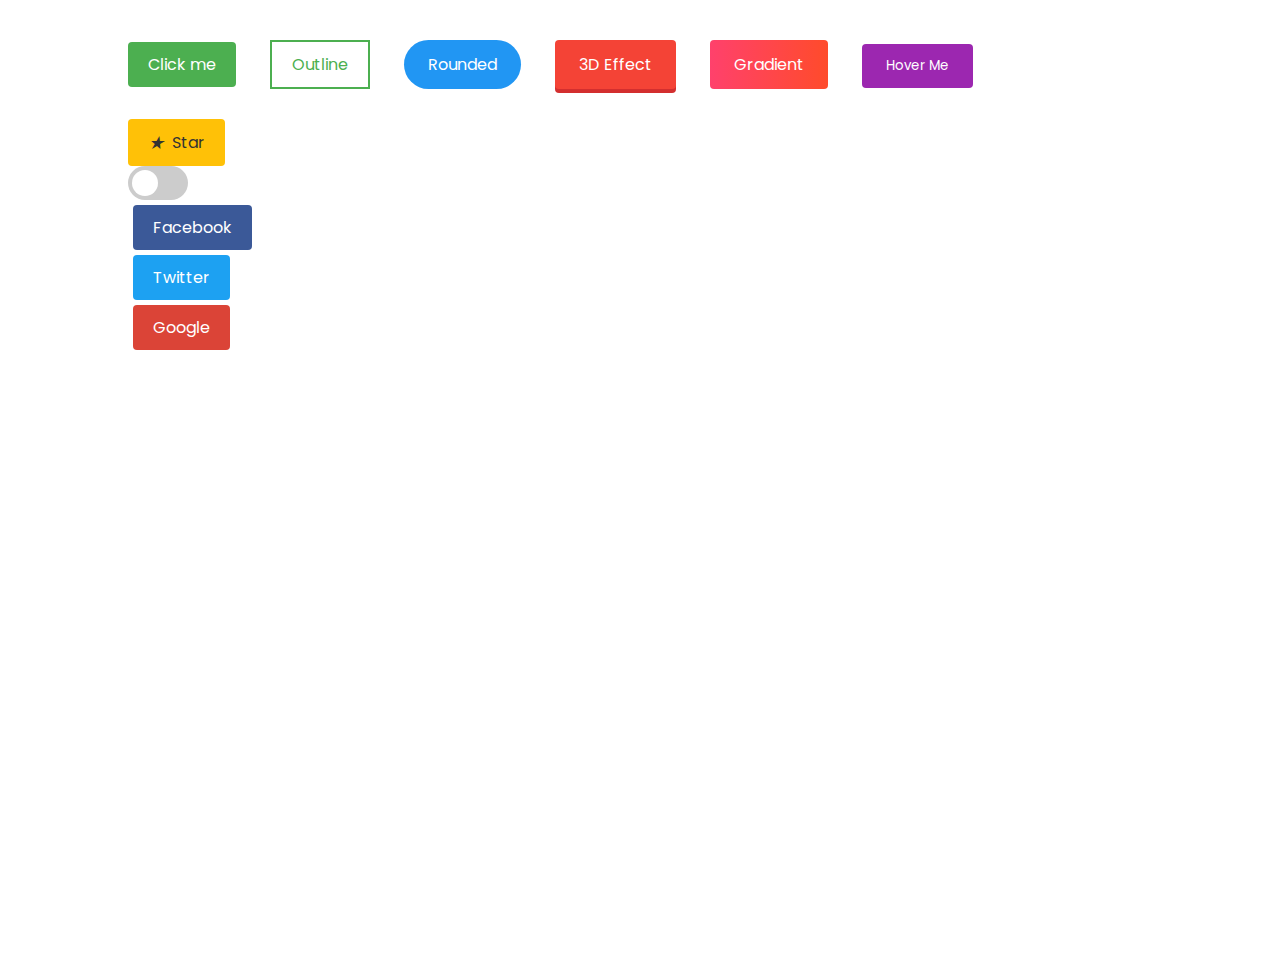
<file: Buttons/index.html>
<!DOCTYPE html>
<html lang="en">
<head>
    <meta charset="UTF-8">
    <meta name="viewport" content="width=device-width, initial-scale=1.0">
    <title>Multipe Buttons</title>
    <link rel="stylesheet" href="style.css">
</head>
<body>
    <div class="button-container">
         <button class="basic-btn">Click me</button>
         <button class="outline-btn">Outline</button>
         <button class="round-btn">Rounded</button>
         <button class="three-d-btn">3D Effect</button>
         <button class="gradient-btn">Gradient</button>
         <button class="animated-btn">Hover Me</button>
         <button class="icon-btn">
            <i class="icon">★</i>Star
         </button>
         <label class="toggle-btn">
            <input type="checkbox">
            <span class="slider"></span>
          </label>

          <button class="social-btn facebook">Facebook</button>
          <button class="social-btn twitter">Twitter</button>
          <button class="social-btn google">Google</button>
    </div>
</body>
</html>
</file>
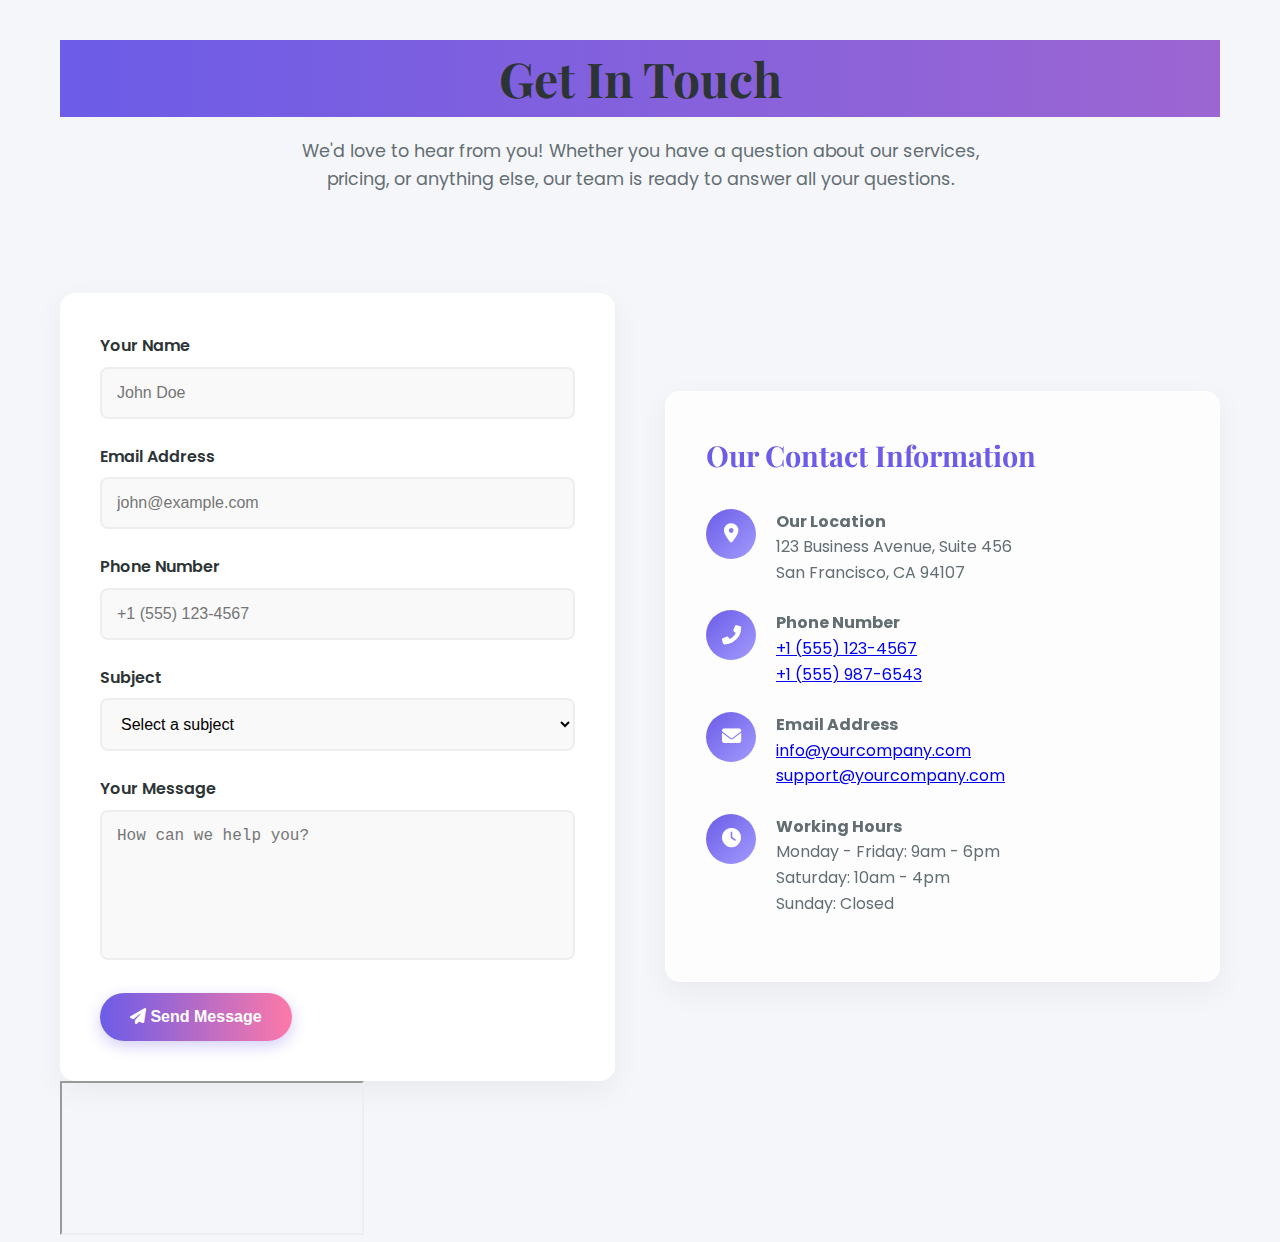
<file: contact-form/index.html>
<!DOCTYPE html>
<html lang="en">
<head>
    <meta charset="UTF-8">
    <meta name="viewport" content="width=device-width, initial-scale=1.0">
    <title>Contact Us | Your Brand</title>
    <link rel="stylesheet" href="style.css">
    <link rel="stylesheet" href="https://cdnjs.cloudflare.com/ajax/libs/font-awesome/6.4.0/css/all.min.css">
    <link href="https://fonts.googleapis.com/css2?family=Poppins:wght@300;400;600;700&family=Playfair+Display:wght@400;700&display=swap" rel="stylesheet">

</head>
<body>
    
    <!-- Header Section -->
    <section class="contact-header">
        <div class="container">
            <h1>Get In Touch</h1>
            <p>We'd love to hear from you! Whether you have a question about our services, pricing, or anything else, our team is ready to answer all your questions.</p>
        </div>
    </section>

    <!-- Contact Form & Info Section -->
    <section class="container">
        <div class="contact-section">
            <!-- Contact Form -->
            <div class="contact-form">
                <form>
                    <div class="form-group">
                        <label for="name">Your Name</label>
                        <input type="text" id="name" class="form-control" placeholder="John Doe" required>
                    </div>
                    <div class="form-group">
                        <label for="email">Email Address</label>
                        <input type="email" id="email" class="form-control" placeholder="john@example.com" required>
                    </div>
                    <div class="form-group">
                        <label for="phone">Phone Number</label>
                        <input type="tel" id="phone" class="form-control" placeholder="+1 (555) 123-4567">
                    </div>
                    <div class="form-group">
                        <label for="subject">Subject</label>
                        <select id="subject" class="form-control">
                            <option value="">Select a subject</option>
                            <option value="general">General Inquiry</option>
                            <option value="support">Technical Support</option>
                            <option value="sales">Sales Question</option>
                            <option value="feedback">Feedback</option>
                        </select>
                    </div>
                    <div class="form-group">
                        <label for="message">Your Message</label>
                        <textarea id="message" class="form-control" placeholder="How can we help you?" required></textarea>
                    </div>
                    <button type="submit" class="submit-btn">
                        <i class="fas fa-paper-plane"></i> Send Message
                    </button>
                </form>
            </div>

            <!-- Contact Info -->
            <div class="contact-info">
                <h3>Our Contact Information</h3>
                
                <div class="info-item">
                    <div class="info-icon">
                        <i class="fas fa-map-marker-alt"></i>
                    </div>
                    <div class="info-content">
                        <h4>Our Location</h4>
                        <p>123 Business Avenue, Suite 456<br>San Francisco, CA 94107</p>
                    </div>
                </div>
                
                <div class="info-item">
                    <div class="info-icon">
                        <i class="fas fa-phone-alt"></i>
                    </div>
                    <div class="info-content">
                        <h4>Phone Number</h4>
                        <p>
                            <a href="tel:+15551234567">+1 (555) 123-4567</a><br>
                            <a href="tel:+15559876543">+1 (555) 987-6543</a>
                        </p>
                    </div>
                </div>
                
                <div class="info-item">
                    <div class="info-icon">
                        <i class="fas fa-envelope"></i>
                    </div>
                    <div class="info-content">
                        <h4>Email Address</h4>
                        <p>
                            <a href="mailto:info@yourcompany.com">info@yourcompany.com</a><br>
                            <a href="mailto:support@yourcompany.com">support@yourcompany.com</a>
                        </p>
                    </div>
                </div>
                
                <div class="info-item">
                    <div class="info-icon">
                        <i class="fas fa-clock"></i>
                    </div>
                    <div class="info-content">
                        <h4>Working Hours</h4>
                        <p>
                            Monday - Friday: 9am - 6pm<br>
                            Saturday: 10am - 4pm<br>
                            Sunday: Closed
                        </p>
                    </div>
                </div>
            </div>
        </div>
    </section>

    <!-- Map Section -->
    <section class="container">
        <div class="map-section">
            <div class="map-container">
                <iframe src="https://www.google.com/maps/embed?pb=!1m18!1m12!1m3!1d3153.881570289182!2d-122.4194156846823!3d37.77492997975938!2m3!1f0!2f0!3f0!3m2!1i1024!2i768!4f13.1!3m3!1m2!1s0x80859a6d00690021%3A0x4a501367f076adff!2sSan%20Francisco%2C%20CA%2C%20USA!5e0!3m2!1sen!2s!4v1620000000000!5m2!1sen!2s" allowfullscreen="" loading="lazy"></iframe>
                <div class="map-overlay"></div>
            </div>
        </div>
    </section>
</body>
</html>
</file>
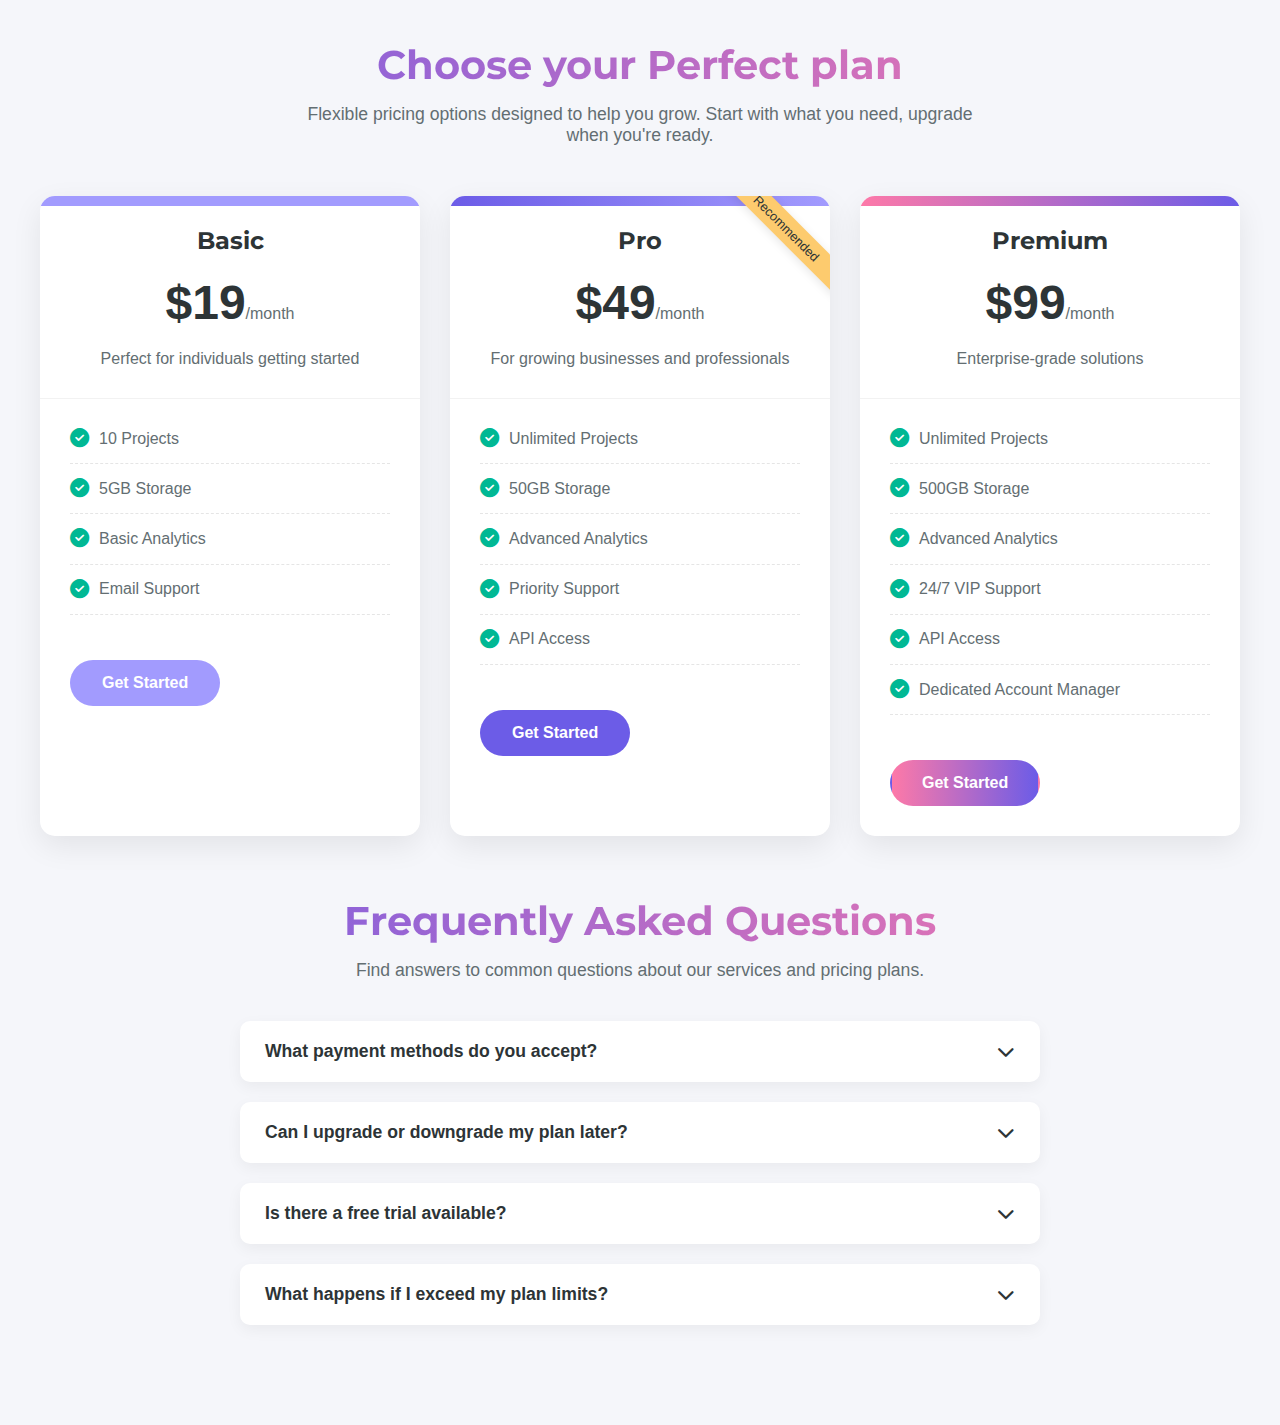
<file: FAQAccordion/index.html>
<!DOCTYPE html>
<html lang="en">
<head>
    <meta charset="UTF-8">
    <meta name="viewport" content="width=device-width, initial-scale=1.0">
    <title>Premium Pricing Plans</title>
    <link rel="stylesheet" href="style.css">
    <title>Premium Pricing Plans</title>
    <link rel="stylesheet" href="https://cdnjs.cloudflare.com/ajax/libs/font-awesome/6.4.0/css/all.min.css">
    <link href="https://fonts.googleapis.com/css2?family=Poppins:wght@300;400;600;700&family=Montserrat:wght@400;700&display=swap" rel="stylesheet">
</head>
<body>
    <div class="container">
        <!-- Pricing Table Section -->
         <section class="Pricing-section">
            <div class="section-header">
                <h2>Choose your Perfect plan</h2>
                <p>Flexible pricing options designed to help you grow. Start with what you need, upgrade when you're ready.</p>
            </div>

            <div class="pricing-table">
                <!-- Basic Plan -->
                <div class="pricing-card basic">
                    <div class="pricing-header">
                        <h3 class="pricing-title">Basic</h3>
                        <div class="pricing-price">$19<span>/month</span></div>
                        <p>Perfect for individuals getting started</p>
                    </div>
                    <div class="pricing-features">
                        <div class="feature-item">
                            <i class="fas fa-check-circle"></i>
                            <span>10 Projects</span>
                        </div>
                        <div class="feature-item">
                            <i class="fas fa-check-circle"></i>
                            <span>5GB Storage</span>
                        </div>
                        <div class="feature-item">
                            <i class="fas fa-check-circle"></i>
                            <span>Basic Analytics</span>
                        </div>
                        <div class="feature-item">
                            <i class="fas fa-check-circle"></i>
                            <span>Email Support</span>
                        </div>
                    </div>
                    <div class="pricing-footer">
                        <a href="#" class="pricing-btn">Get Started</a>
                    </div>
                </div>

                <!-- Pro Plan (Recommended) -->
                <div class="pricing-card pro">
                    <div class="recommended-badge">Recommended</div>
                    <div class="pricing-header">
                        <h3 class="pricing-title">Pro</h3>
                        <div class="pricing-price">$49<span>/month</span></div>
                        <p>For growing businesses and professionals</p>
                    </div>
                    <div class="pricing-features">
                        <div class="feature-item">
                            <i class="fas fa-check-circle"></i>
                            <span>Unlimited Projects</span>
                        </div>
                        <div class="feature-item">
                            <i class="fas fa-check-circle"></i>
                            <span>50GB Storage</span>
                        </div>
                        <div class="feature-item">
                            <i class="fas fa-check-circle"></i>
                            <span>Advanced Analytics</span>
                        </div>
                        <div class="feature-item">
                            <i class="fas fa-check-circle"></i>
                            <span>Priority Support</span>
                        </div>
                        <div class="feature-item">
                            <i class="fas fa-check-circle"></i>
                            <span>API Access</span>
                        </div>
                    </div>
                    <div class="pricing-footer">
                        <a href="#" class="pricing-btn">Get Started</a>
                    </div>
                </div>

                 <!-- Premium Plan -->
                 <div class="pricing-card premium">
                    <div class="pricing-header">
                        <h3 class="pricing-title">Premium</h3>
                        <div class="pricing-price">$99<span>/month</span></div>
                        <p>Enterprise-grade solutions</p>
                    </div>
                    <div class="pricing-features">
                        <div class="feature-item">
                            <i class="fas fa-check-circle"></i>
                            <span>Unlimited Projects</span>
                        </div>
                        <div class="feature-item">
                            <i class="fas fa-check-circle"></i>
                            <span>500GB Storage</span>
                        </div>
                        <div class="feature-item">
                            <i class="fas fa-check-circle"></i>
                            <span>Advanced Analytics</span>
                        </div>
                        <div class="feature-item">
                            <i class="fas fa-check-circle"></i>
                            <span>24/7 VIP Support</span>
                        </div>
                        <div class="feature-item">
                            <i class="fas fa-check-circle"></i>
                            <span>API Access</span>
                        </div>
                        <div class="feature-item">
                            <i class="fas fa-check-circle"></i>
                            <span>Dedicated Account Manager</span>
                        </div>
                    </div>
                    <div class="pricing-footer">
                        <a href="#" class="pricing-btn">Get Started</a>
                    </div>
                </div>
            </div>
         </section>

        <!-- FAQ Section -->
         <section class="faq-section">
            <div class="section-header">
                <h2>Frequently Asked Questions</h2>
                <p>Find answers to common questions about our services and pricing plans.</p>
            </div>

            <div class="faq-container">
                <!-- FAQ Item 1 -->
                <div class="faq-item">
                    <input type="checkbox" id="faq1" class="faq-input">
                    <label for="faq1" class="faq-question">
                        What payment methods do you accept?
                        <i class="fas fa-chevron-down"></i>
                    </label>
                    <div class="faq-answer">
                        <div class="faq-answer-inner">
                            <p>We accept all major credit cards (Visa, MasterCard, American Express), PayPal, and bank transfers. All payments are processed securely through our encrypted payment gateway.</p>
                        </div>
                    </div>
                </div>
                                <!-- FAQ Item 2 -->
                                <div class="faq-item">
                                    <input type="checkbox" id="faq2" class="faq-input">
                                    <label for="faq2" class="faq-question">
                                        Can I upgrade or downgrade my plan later?
                                        <i class="fas fa-chevron-down"></i>
                                    </label>
                                    <div class="faq-answer">
                                        <div class="faq-answer-inner">
                                            <p>Yes! You can upgrade or downgrade your plan at any time from your account dashboard. When upgrading, you'll only pay the prorated difference for the remainder of your billing cycle. Downgrades will take effect at the start of your next billing period.</p>
                                        </div>
                                    </div>
                                </div>
                
                                <!-- FAQ Item 3 -->
                                <div class="faq-item">
                                    <input type="checkbox" id="faq3" class="faq-input">
                                    <label for="faq3" class="faq-question">
                                        Is there a free trial available?
                                        <i class="fas fa-chevron-down"></i>
                                    </label>
                                    <div class="faq-answer">
                                        <div class="faq-answer-inner">
                                            <p>We offer a 14-day free trial for all our plans with no credit card required. You'll get full access to all features during the trial period. If you decide to continue, simply choose a plan before your trial ends.</p>
                                        </div>
                                    </div>
                                </div>
                
                                <!-- FAQ Item 4 -->
                                <div class="faq-item">
                                    <input type="checkbox" id="faq4" class="faq-input">
                                    <label for="faq4" class="faq-question">
                                        What happens if I exceed my plan limits?
                                        <i class="fas fa-chevron-down"></i>
                                    </label>
                                    <div class="faq-answer">
                                        <div class="faq-answer-inner">
                                            <p>If you exceed your plan limits, we won't immediately cut off your service. Instead, we'll notify you and give you the option to either upgrade your plan or reduce your usage. For storage limits, you'll have a grace period of 7 days to take action.</p>
                                        </div>
                                    </div>
                                </div>
                
         </section>

    </div>
</body>
</html>
</file>
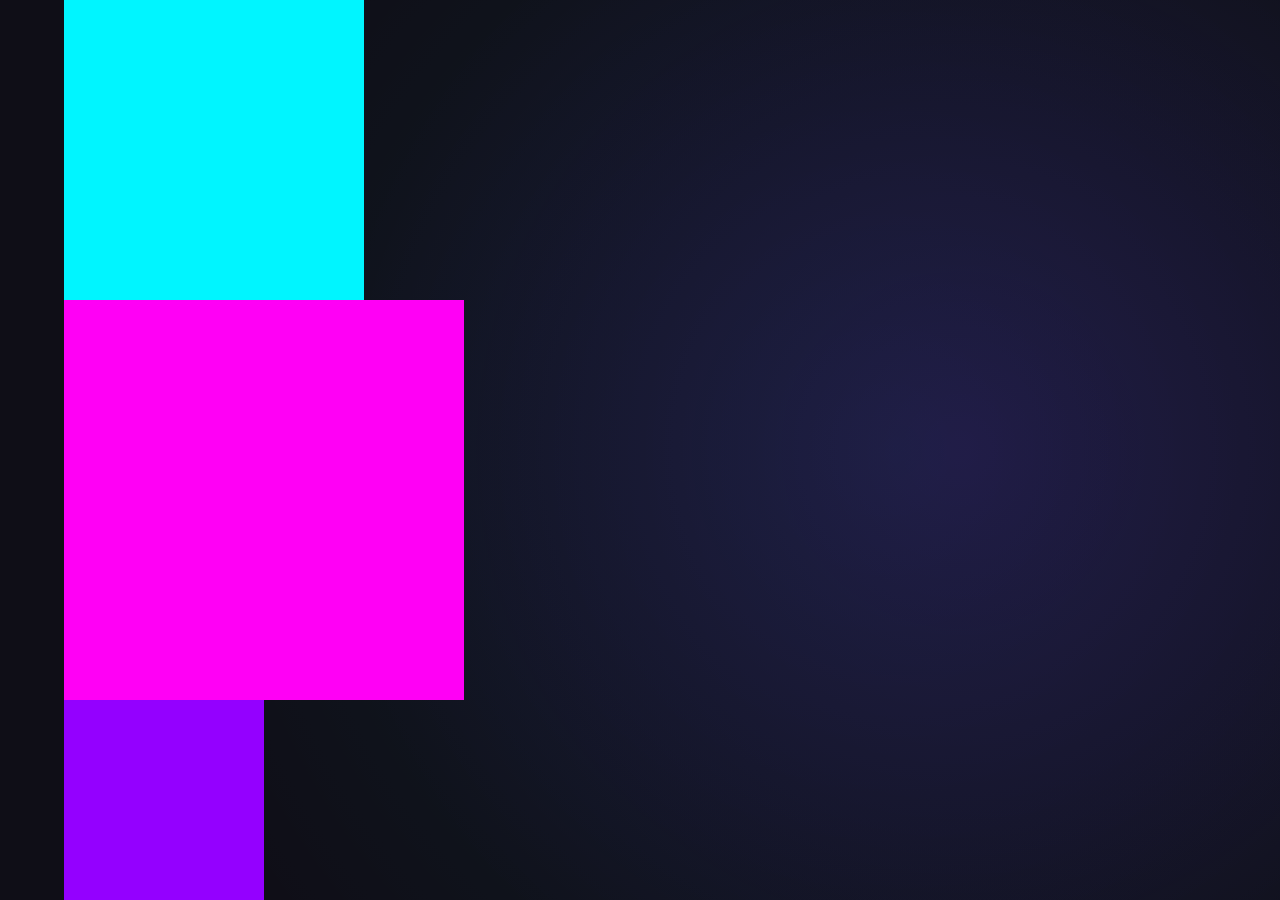
<file: LandingPage/index.html>
<!DOCTYPE html>
<html lang="en">
<head>
    <meta charset="UTF-8">
    <meta name="viewport" content="width=device-width, initial-scale=1.0">
    <title>Luminous | Modern Landing Page</title>
    <link rel="stylesheet" href="style.css">
    <link rel="stylesheet" href="https://cdnjs.cloudflare.com/ajax/libs/font-awesome/6.4.0/css/all.min.css">
</head>
<body>
    <section class="hero">
        <div class="floating-elements">
            <div class="floating-element" style="width: 300px; height: 300px; background: var(--electric-blue); top: 20%; left: 10%; animation-duration: 20s;"></div>
            <div class="floating-element" style="width: 400px; height: 400px; background: var(--neon-pink); top: 60%; left: 70%; animation-duration: 25s;"></div>
            <div class="floating-element" style="width: 200px; height: 200px; background: var(--violet); top: 30%; left: 80%; animation-duration: 15s;"></div>
        </div>
</body>
</html>
</file>
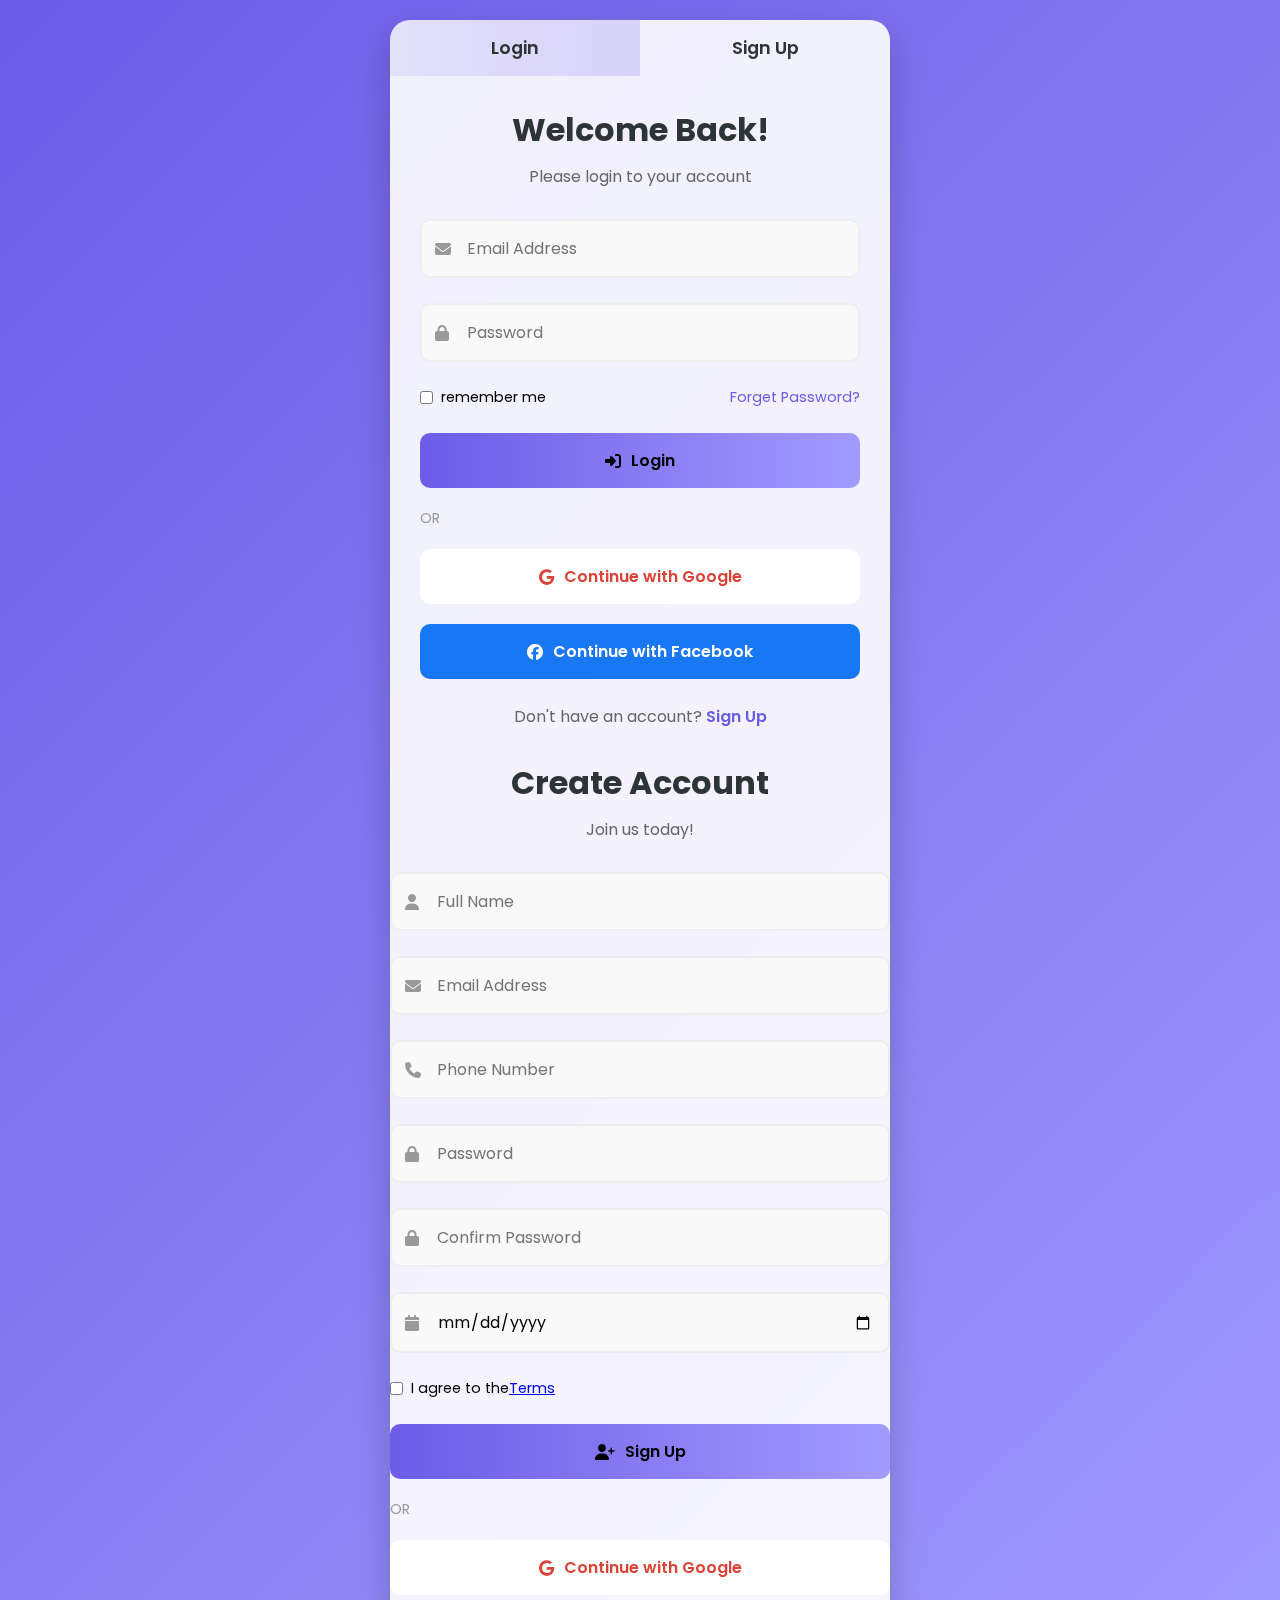
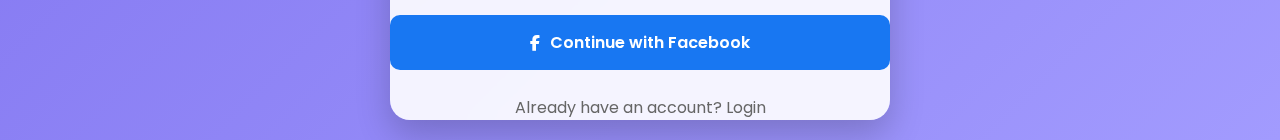
<file: loginForm/index.html>
<!DOCTYPE html>
<html lang="en">
<head>
    <meta charset="UTF-8">
    <meta name="viewport" content="width=device-width, initial-scale=1.0">
    <title>Animated Login/Signup Form</title>
    <link rel="stylesheet" href="style.css">
    <link rel="stylesheet" href="https://cdnjs.cloudflare.com/ajax/libs/font-awesome/6.4.0/css/all.min.css">
    
</head>
<body>
    <div class="form-container">
        <input type="radio" name="form-toggle" id="login" checked hidden>
        <input type="radio" name="form-toggle" id="signup" hidden>

        <div class="form-toggle">
            <label for="login" class="toggle-btn active">Login</label>
            <label for="signup" class="toggle-btn active">Sign Up</label>
            <div class="toggle-bg"></div>
        </div>

        <div class="form-group">
             <!-- Login Form -->
              <form id="login-form" class="form">
                <div class="form-title">
                    <h2>Welcome Back!</h2>
                    <p>Please login to your account</p>
                </div>

                <div class="input-group">
                    <i class="fas fa-envelope"></i>
                    <input type="email" placeholder="Email Address" required>
                </div>

                <div class="input-group">
                    <i class="fas fa-lock"></i>
                    <input type="email" placeholder="Password" required>
                </div>

                <div class="options">
                    <label class="remember-me">
                        <input type="checkbox"> remember me
                    </label>
                    <div class="forget-password">
                        <a href="#">Forget Password?</a>
                    </div>
                </div>

                <button type="submit" class="btn btn-primary">
                    <i class="fas fa-sign-in-alt"></i>Login
                </button>

                <div class="divider">OR</div>

                <button type="button" class="btn btn-google">
                    <i class="fab fa-google"></i>Continue with Google
                </button>

                <button type="button" class="btn btn-facebook">
                    <i class="fab fa-facebook"></i>Continue with Facebook
                </button>

                <div class="signup-link">
                    Don't have an account? <label for="signup" class="signup">
                       <a href="#">Sign Up</a> 
                    </label>
                </div> 
              </form>
        </div>
         <!-- Signup Form -->
         <form id="signup-form" class="form">
            <div class="form-title">
                <h2>Create Account</h2>
                <p>Join us today!</p>
            </div>
            
            <div class="input-group">
                <i class="fas fa-user"></i>
                <input type="text" placeholder="Full Name" required>
            </div>
            
            <div class="input-group">
                <i class="fas fa-envelope"></i>
                <input type="email" placeholder="Email Address" required>
            </div>
            
            <div class="input-group">
                <i class="fas fa-phone"></i>
                <input type="tel" placeholder="Phone Number">
            </div>
            
            <div class="input-group">
                <i class="fas fa-lock"></i>
                <input type="password" placeholder="Password" required>
            </div>
            
            <div class="input-group">
                <i class="fas fa-lock"></i>
                <input type="password" placeholder="Confirm Password" required>
            </div>
            
            <div class="input-group">
                <i class="fas fa-calendar"></i>
                <input type="date" placeholder="Date of Birth">
            </div>
            
            <div class="options">
                <label class="remember-me">
                    <input type="checkbox" required> I agree to the <a href="#">Terms</a>
                </label>
            </div>
            
            <button type="submit" class="btn btn-primary">
                <i class="fas fa-user-plus"></i> Sign Up
            </button>
            
            <div class="divider">OR</div>
            
            <button type="button" class="btn btn-google">
                <i class="fab fa-google"></i> Continue with Google
            </button>
            
            <button type="button" class="btn btn-facebook">
                <i class="fab fa-facebook-f"></i> Continue with Facebook
            </button>
            
            <div class="signup-link">
                Already have an account? <label for="login" class="switch-form">Login</label>
            </div>
        </form>
    </div>
</body>
</html>
</file>
<file: Buttons/style.css>
/* Google Font */
@import url('https://fonts.googleapis.com/css2?family=Poppins:wght@300;400;500;600;700&display=swap');

* {
    margin: 0;
    padding: 0;
    box-sizing: border-box;
    font-family: 'Poppins', sans-serif;
}

.button-container {
   
    height: 100vh;
    margin: 40px 10%;
}

.basic-btn {
    padding: 10px 20px;
    background: #4caf50;
    color: white;
    border: none;
    border-radius: 4px;
    cursor: pointer;
    font-size: 16px;
    transition: all 0.5s ease;
    margin-right: 30px;
}

.basic-btn:hover {
    background-color: #45a049;
}

.outline-btn {
    padding: 10px 20px;
    background-color: transparent;
    color: #4caf50;
    border: 2px solid #4caf50;
    cursor: pointer;
    font-size: 16px;
    transition: all 0.5s;
    margin-right: 30px;
}

.outline-btn:hover {
    background-color: #4caf50;
    color: white;
}

.round-btn {
    padding: 12px 24px;
    background-color: #2196f3;
    color: white;
    border: none;
    border-radius: 25px;
    cursor: pointer;
    font-size: 16px;
    transition: all 0.5s;
    margin-right: 30px;
}

.round-btn:hover {
    background-color: #0b7dda;
}

.three-d-btn {
    padding: 12px 24px;
    background-color: #f44336;
    color: white;
    border-radius: 4px;
    border: none;
    cursor: pointer;
    font-size: 16px;
    box-shadow: 0 4px 0 #d32f2f;
    position: relative;
    top: 0;
    transition: all 0.5s;
    margin-right: 30px;
    
}

.three-d-btn:hover {
    top: 2px;
    box-shadow: 0 2px 0 #d32f2f;
}

.three-d-btn:active {
    top: 4px;
    box-shadow: none;
}

.gradient-btn {
    padding: 12px 24px;
    color: white;
    border: none;
    border-radius: 4px;
    cursor: pointer;
    font-size: 16px;
    background: linear-gradient(to right, #ff416c,#ff4b2b);
    margin-right: 30px;
}

.animated-btn {
    padding: 12px 24px;
    background-color: #9c27b0;
    color: white;
    border: none;
    border-radius: 4px;
    cursor: pointer;
    position: relative;
    overflow: hidden;
    transition: all 0.5s;
    margin-right: 30px;
}

.animated-btn::before {
    content: "";
    position: absolute;
    top: 0;
    left: -100%;
    width: 100%;
    height: 100%;
    background-color: rgba(255.255,255,0.2);
}

.animated-btn:hover ::before {
    left: 100%;
}

.animated-btn:hover {
    background-color: #7b1fa2;
}

.icon-btn {
    padding: 10px 20px;
    background-color: #ffc107;
    color: #333;
    border-radius: 4px;
    border: none;
    cursor: pointer;
    font-size: 16px;
    display: flex;
    align-items: center;
    gap: 8px;
    transition: all 0.5s;
    margin-top: 30px;
}

.icon-btn:hover {
    background-color: #ffa000;
}

.icon {
    font-size: 18px;
}

.toggle-btn {
  position: relative;
  display: inline-block;
  width: 60px;
  height: 34px;
}

.toggle-btn input {
  opacity: 0;
  width: 0;
  height: 0;
}

.slider {
  position: absolute;
  cursor: pointer;
  top: 0;
  left: 0;
  right: 0;
  bottom: 0;
  background-color: #ccc;
  transition: .4s;
  border-radius: 34px;
}

.slider:before {
  position: absolute;
  content: "";
  height: 26px;
  width: 26px;
  left: 4px;
  bottom: 4px;
  background-color: white;
  transition: .4s;
  border-radius: 50%;
}

input:checked + .slider {
  background-color: #2196F3;
}

input:checked + .slider:before {
  transform: translateX(26px);
}

input:focus + .slider {
  box-shadow: 0 0 1px #2196F3;
}

.social-btn {
    padding: 10px 20px;
    color: white;
    border: none;
    border-radius: 4px;
    cursor: pointer;
    font-size: 16px;
    margin: 5px;
    display: flex;
    align-items: center;
    gap: 8px;
}
.social-btn.facebook {
    background-color: #3b5998;
}

.social-btn.twitter {
    background-color: #1da1f2;
}

.social-btn.google {
    background-color: #db4437;
}
</file>
<file: contact-form/style.css>
/* === Modern CSS Variables === */
 :root {
    --primary: #6c5ce7;
    --secondary: #a29bfe;
    --accent: #fd79a8;
    --dark: #2d3436;
    --light: #f5f6fa;
    --text: #636e72;
    --transition: all 0.3s cubic-bezier(0.25, 0.8, 0.25, 1);
}

/* === Base Styles === */
* {
    margin: 0;
    padding: 0;
    box-sizing: border-box;
}

body {
    font-family: 'Poppins', sans-serif;
    background-color: var(--light);
    color: var(--text);
    line-height: 1.6;
}

.container {
    max-width: 1200px;
    margin: 0 auto;
    padding: 0 20px;
}

section {
    padding: 80px 0;
}

h1,h2,h3 {
    font-family: 'Playfair Display', serif;
    color: var(--dark);
}

/* === Header Section === */
.contact-header {
    text-align: center;
    margin-bottom: 60px;
    position: relative;
    overflow: hidden;
    padding: 40px 0;
    
}

.contact-header::before {
    content: '';
    position: absolute;
    top: 0;
    left: 0;
    height: 100%;
    width: 100%;
    background: linear-gradient(135deg,rgba(108.92,231,0.1),var(253,121,168,0.1));
    z-index: -1;
    transform: skewY(-2deg);
    transform-origin: top left;
    border-radius: 10px;
}

.contact-header h1 {
    font-size: 3rem;
    margin-bottom: 20px;
    background: linear-gradient(90deg,var(--primary),var(--accent));
    animation: gradientShift 8s infinite alternate;
    background-size: 300% 300%;
}

@keyframes gradientShift {
    0% { background-position: 0% 50%; }
    50% { background-position: 100% 50%; }
    100% { background-position: 0% 50%; }
}

.contact-header p {
    max-width: 700px;
    margin: 0 auto;
    font-size: 1.1rem;
}

/* === Contact Form Section === */
.contact-section {
    display: grid;
    grid-template-columns: 1fr 1fr;
    gap: 50px;
    align-items: center;
}

.contact-form {
    background: white;
    padding: 40px;
    border-radius: 15px;
    box-shadow: 0 10px 30px rgba(0,0,0,0.05);
    transition: var(--transition);
}

.contact-form:hover {
    transform: translateY(-5px);
    box-shadow: 0 15px 40px rgba(0, 0, 0, 0.1);
}

.form-group {
    margin-bottom: 25px;
    position: relative;
}

.form-group label {
    display: block;
    margin-bottom: 8px;
    font-weight: 600;
    color: var(--dark);
}

.form-control {
    width: 100%;
    padding: 15px;
    border: 2px solid #eee;
    border-radius: 8px;
    font-size: 1rem;
    transition: var(--transition);
    background-color: #f9f9f9;
}

.form-control:focus {
    border-color: var(--primary);
    box-shadow: 0 0 0 3px rgba(108, 92, 231, 0.2);
    background-color: white;
    outline: none;
}

textarea.form-control {
    min-height: 150px;
    resize: none;
}

.submit-btn {
    display: inline-block;
    padding: 15px 30px;
    background: linear-gradient(90deg, var(--primary), var(--accent));
    color: white;
    border: none;
    border-radius: 50px;
    font-size: 1rem;
    font-weight: 600;
    transition: var(--transition);
    box-shadow: 0 5px 15px rgba(108, 92, 231, 0.3);
    cursor: pointer;
}

.submit-btn:hover {
    transform: translateY(-3px);
    box-shadow: 0 8px 20px rgba(108, 92, 231, 0.4);
}

/* === Contact Info Section === */
.contact-info {
    padding: 40px;
    background: rgba(255,255,255,0.8);
    backdrop-filter: blur(10px);
    border-radius: 15px;
    box-shadow: 0 10px 30px rgba(0, 0, 0, 0.05);
    border: 1px solid rgba(255, 255, 255, 0.2);
}

.contact-info h3 {
    font-size: 1.8rem;
    margin-bottom: 30px;
    color: var(--primary);
}

.info-item {
    display: flex;
    align-items: flex-start;
    margin-bottom: 25px;
}

.info-icon {
    width: 50px;
    height: 50px;
    background: linear-gradient(135deg, var(--primary), var(--secondary));
    color: white;
    border-radius: 50%;
    display: flex;
    align-items: center;
    justify-content: center;
    font-size: 1.2rem;
    margin-right: 20px;
    flex-shrink: 0;
    transition: var(--transition);
}
</file>
<file: FAQAccordion/style.css>
/* === Colorful Variables === */
 :root {
    --primary: #6c5ce7;
    --secondary: #a29bfe;
    --accent: #fd79a8;
    --success: #00b894;
    --warning: #fdcb6e;
    --dark: #2d3436;
    --light: #f5f6fa;
    --text: #636e72;
}

/* === Base Styles === */
* {
    margin: 0;
    padding: 0;
    box-sizing: border-box;
}

body {
    font-family: "poppinns",sans-serif;
    background-color: var(--light);
    color: var(--text);
    line-height: 1,6;
    padding: 40px 20px;
}

.container {
    max-width: 1200px;
    margin: 0 auto;
}

h1,h2,h3 {
    font-family: 'Montserrat', sans-serif;
    color: var(--dark);
}

section {
    margin-bottom: 60px;
}

.section-header {
    text-align: center;
    margin-bottom: 40px;
}

.section-header h2 {
    font-size: 2.5rem;
    margin-bottom: 15px;
    background: linear-gradient(90deg, var(--primary),var(--accent));
    background-clip: text;
    color: transparent;
}

.section-header p {
    max-width: 700px;
    margin: 0 auto;
    font-size: 1.1rem;
}

/* === Pricing Table === */
.pricing-table {
    display: grid;
    grid-template-columns: repeat(auto-fit,minmax(300px,1fr));
    gap: 30px;
    margin-top: 50px;
}

.pricing-card {
    background-color: white;
    border-radius: 15px;
    overflow: hidden;
    box-shadow: 0 10px 30px rgba(0,0,0,0.08);
   
    transition: all 0.5s ease;
    position: relative;
    z-index: 1;   
}

.pricing-card:hover {
    transform: translateY(-10px);
    box-shadow: 0 15px 40px rgba(0,0,0,0.15);
}

.pricing-card::before {
    content: "";
    position: absolute;
    top: 0;
    left: 0;
    width: 100%;
    height: 10px;
    background: linear-gradient(90deg,var(--primary),var(--accent));
}

.pricing-card.basic::before {
    background: var(--secondary);
}

.pricing-card.pro::before {
    background: linear-gradient(90deg, var(--primary), var(--secondary));
}

.pricing-card.premium::before {
    background: linear-gradient(90deg, var(--accent), var(--primary));
}

.pricing-header {
    padding: 30px;
    text-align: center;
    border-bottom: 1px solid rgba(0,0,0,0.05);
}

.pricing-title {
    font-size: 1.5rem;
    font-weight: 700;
    margin-bottom: 10px;
}

.pricing-price {
    font-size: 3rem;
    font-weight: 700;
    margin: 20px 0;
    color: var(--dark);
}

.pricing-price span {
    font-size: 1rem;
    font-weight: 400;
    color: var(--text);
}

.pricing-features {
    padding: 30px;
}

.feature-item {
    display: flex;
    align-items: center;
    margin-bottom: 15px;
    padding-bottom: 15px;
    border-bottom: 1px dashed rgba(0,0,0,0.1);
}

.feature-item i {
    margin-right: 10px;
    color: var(--success);
    font-size: 1.2rem;
}

.pricing-footer {
    padding: 0 30px 30px;
}

.pricing-btn {
    display: inline-block;
    padding: 12px 30px;
    border-radius: 50px;
    font-weight: 600;
    text-decoration: none;
    border: 2px solid transparent;
    transition: all 0.5s;
}

.basic .pricing-btn {
    background: var(--secondary);
    color: white;
}

.pro .pricing-btn {
    background: var(--primary);
    color: white;
}

.premium .pricing-btn {
    background: linear-gradient(90deg, var(--accent), var(--primary));
    color: white;
}

.pricing-btn:hover {
    transform: translateY(-3px);
    box-shadow: 0 10px 20px rgba(0,0,0,0.1);
}

.recommended-badge {
    position: absolute;
    top: 20px;
    right: -40px;
    background-color: var(--warning);
    color: var(--dark);
    padding: 5px 40px;
    font-size: 0.8rem;
    transform: rotate(45deg);
    box-shadow: 0 2px 10px rgba(0, 0, 0, 0.1);
}

/* === FAQ Accordion === */
.faq-container {
    max-width: 800px;
    margin: 0 auto;
}

.faq-item {
    margin-bottom: 20px;
    border-radius: 10px;
    overflow: hidden;
    box-shadow: 0 5px 15px rgba(0,0,0,0.05);
    background-color: white;
    transition: all 0.5s;
}

.faq-item:hover {
    box-shadow: 0 10px 25px rgba(0, 0, 0, 0.1);
}

.faq-question {
    display: flex;
    align-items: center;
    justify-content: space-between;
    padding: 20px 25px;
    cursor: pointer;
    font-weight: 600;
    font-size: 1.1rem;
    color: var(--dark);
    transition: all 0.5s;
}

.faq-question:hover {
    color: var(--primary);
}

.faq-question i {
    transition: all 0.5s;
}

.faq-answer {
    max-height: 0;
    overflow: hidden;
    transition: all 0.5s;
    padding: 0 25px;
}

.faq-answer-inner {
    padding: 0 0 20px;
}

#faq1:checked ~ .faq-answer,
#faq2:checked ~ .faq-answer,
#faq3:checked ~ .faq-answer,
#faq4:checked ~ .faq-answer {
    max-height: 300px;
}

#faq1:checked ~ .faq-question i,
#faq2:checked ~ .faq-question i,
#faq3:checked ~ .faq-question i,
#faq4:checked ~ .faq-question i {
    transform: rotate(180deg);
}

.faq-input {
    display: none;
}

  /* === Responsive Design === */
  @media (max-width: 768px) {
    .pricing-table {
        grid-template-columns: 1fr;
    }

    .section-header h2 {
        font-size: 2rem;
    }

    .recommended-badge {
        right: -30px;
        padding: 5px 30px;
        font-size: 0.7rem;
    }
}
</file>
<file: LandingPage/style.css>
/* === Ultra-Modern CSS Variables === */
:root {
    --electric-blue: #00f5ff;
    --neon-pink: #ff00f5;
    --violet: #9400ff;
    --deep-space: #0f0e17;
    --starlight: #e7e7e7;
    --transition: all 0.4s cubic-bezier(0.175, 0.885, 0.32, 1.275);
}

 /* === Space-Age Reset === */
 *,*::after,*::before {
    margin: 0;
    padding: 0;
    box-sizing: border-box;
 }

 body {
    font-family: 'Montserrat', system-ui, -apple-system, sans-serif;
    background: var(--deep-space);
    color: var(--starlight);
    overflow-x: hidden;
    line-height: 1.7;
 }

/* === Cosmic Hero Section === */
.hero {
    min-height: 100vh;
    display: flex;
    align-items: center;
    position: relative;
    isolation: isolate;
    padding: 0 5%;
    overflow: hidden;
}

.hero::before {
    content: "";
    position: absolute;
    inset: 0;
    background: radial-gradient(circle at 75% 50%, 
                      rgba(148, 0, 255, 0.15) 0%, 
                      rgba(0, 0, 0, 0) 60%);
            z-index: -2;
}

.hero::after {
    content: '';
    position: absolute;
    top: -50%;
    right: -20%;
    width: 100%;
    height: 200%;
    background: radial-gradient(circle, 
              rgba(0, 245, 255, 0.08) 0%, 
              rgba(0, 0, 0, 0) 70%);
    z-index: -1;
    animation: pulse 12s infinite alternate;
}


@keyframes pulse {
    0% { transform: scale(1); opacity: 0.8; }
    100% { transform: scale(1.2); opacity: 0.4; }
}
</file>
<file: loginForm/style.css>
/* Google Font */
@import url('https://fonts.googleapis.com/css2?family=Poppins:wght@300;400;500;600;700&display=swap');

/* Color Variables */
:root {
--primary: #6c5ce7;
--secondary: #a29bfe;
--accent: #fd79a8;
--dark: #2d3436;
--light: #f5f6fa;
--success: #00b894;
--warning: #fdcb6e;
--error: #d63031;
}

* {
    margin: 0;
    padding: 0;
    box-sizing: border-box;
    font-family: 'Poppins', sans-serif;
}

body {
    background: linear-gradient(135deg, var(--primary),var(--secondary));
    min-height: 100vh;
    display: flex;
    justify-content: center;
    align-items: center;
    padding: 20px;
}

.form-container {
    position: relative;
    width: 100%;
    max-width: 500px;
    background-color: rgba(255,255,255,0.9);
    backdrop-filter: blur(10px);
    border-radius: 20px;
    box-shadow: 0 15px 35px rgba(0,0,0,0.2);
    overflow: hidden;
    animation: fadeIn 0.8s ease ;
}

@keyframes fadeIn {
    from {
        opacity: 0; transform: translateY(20px);
    }

    to {
        opacity: 1; transform: translateY(0);
    }
}

.form-toggle {
    display: flex;
    position: relative;
    width: 100%;
}

.toggle-btn {
    flex: 1;
    padding: 15px;
    text-align: center;
    background-color: transparent;
    border: none;
    font-size: 1.1rem;
    font-weight: 600;
    color: var(--dark);
    cursor: pointer;
    transition: all 0.3s ease;
    position: relative;
    z-index: 1;
}

.toggle-btn:active {
    color: var(--primary);
}

.toggle-bg {
    position: absolute;
    top: 0;
    left: 0;
    width: 50%;
    height: 100%;
    background: linear-gradient(to right,rgba(108,92,231,0.1),rgba(108,92,231,0.2));
    border-radius: 20px 0 0 0;
    transition: all 0.4s cubic-bezier(0.68, -0.55, 0.265, 1.55);
}


#signup:checked ~ .toggle-bg {
   background-color: #00b894;
    border-radius: 0 20px 0 0;
}

.form-group {
    padding: 30px;
}

.form-title {
    text-align: center;
    margin-bottom: 30px;
    color: var(--dark);
}

.form-title h2 {
    font-size: 2rem;
    margin-bottom: 10px;
}

.form-title p {
    color: #666;
}

.input-group {
    position: relative;
    margin-bottom: 25px;
}

.input-group i {
    position: absolute;
    top: 50%;
    left: 15px;
    transform: translateY(-50%);
    color: #999;
    transition: all 0.3s ease;
}

.input-group input {
    width: 100%;
    padding: 15px 15px 15px 45px;
    border: 2px solid #eee;
    border-radius: 10px;
    font-size: 1rem;
    transition: all 0.3s ease;
    background-color: #f9f9f9;
    outline: none;
}

.input-group input:focus {
    border-color: var(--primary);
    box-shadow: 0 0 0 3px rgba(108 92 231 0.2);
}

.input-group input:focus + i {
    color: var(--primary);
}

.options {
    display: flex;
    align-items: center;
    justify-content: space-between;
    margin-bottom: 25px;
    font-size: 0.9rem;
}

.remember-me {
    display: flex;
    align-items: center;
}

.remember-me input {
    margin-right: 8px;
}

.forget-password a { 
    color: var(--primary);
    text-decoration: none;
    transition: all 0.5s ease;
}

.forget-password a:hover {
    text-decoration: underline;
}

.btn {
    width: 100%;
    padding: 15px;
    border: none;
    border-radius: 10px;
    font-size: 1rem;
    font-weight: 600;
    cursor: pointer;
    transition: all 0.3s ease;
    display: flex;
    justify-content: center;
    align-items: center;
}

.btn i {
    margin-right: 10px;
}

.btn-primary {
    background: linear-gradient(to right, var(--primary),var(--secondary) );
}

.btn-primary:hover {
    transform: translateY(-3px);
    box-shadow: 0 8px 20px rgba(108, 92,231,0.6);
}

.btn-google {
    background-color: white;
    color: #db4437;
    border: 1px solid 20px;
    margin-bottom: 20px;
}

.btn-google:hover {
    background-color: #f5f5f5;
}

.btn-facebook {
    background-color: #1877f2;
    color: white;
    margin-bottom: 25px;
}

.btn-facebook:hover {
    background-color: #166fe5;
}

.divider {
    display: flex;
    align-items: center;
    margin: 20px 0;
    color: #999;
    font-size: 0.9rem;
}

.divider::before .divider::after {
    content: "";
    flex: 1;
    height: 1px;
    background-color: #ddd;
    margin: 0 10px;
}

.signup-link {
    text-align: center;
    margin-top: 20px;
    color: #666;
}

.signup-link a {
    color: var(--primary);
    text-decoration: none;
    font-weight: 600;
    transition: all 0.5s ease;
}

.signup-link a:hover {
    text-decoration: underline;
}
</file>
